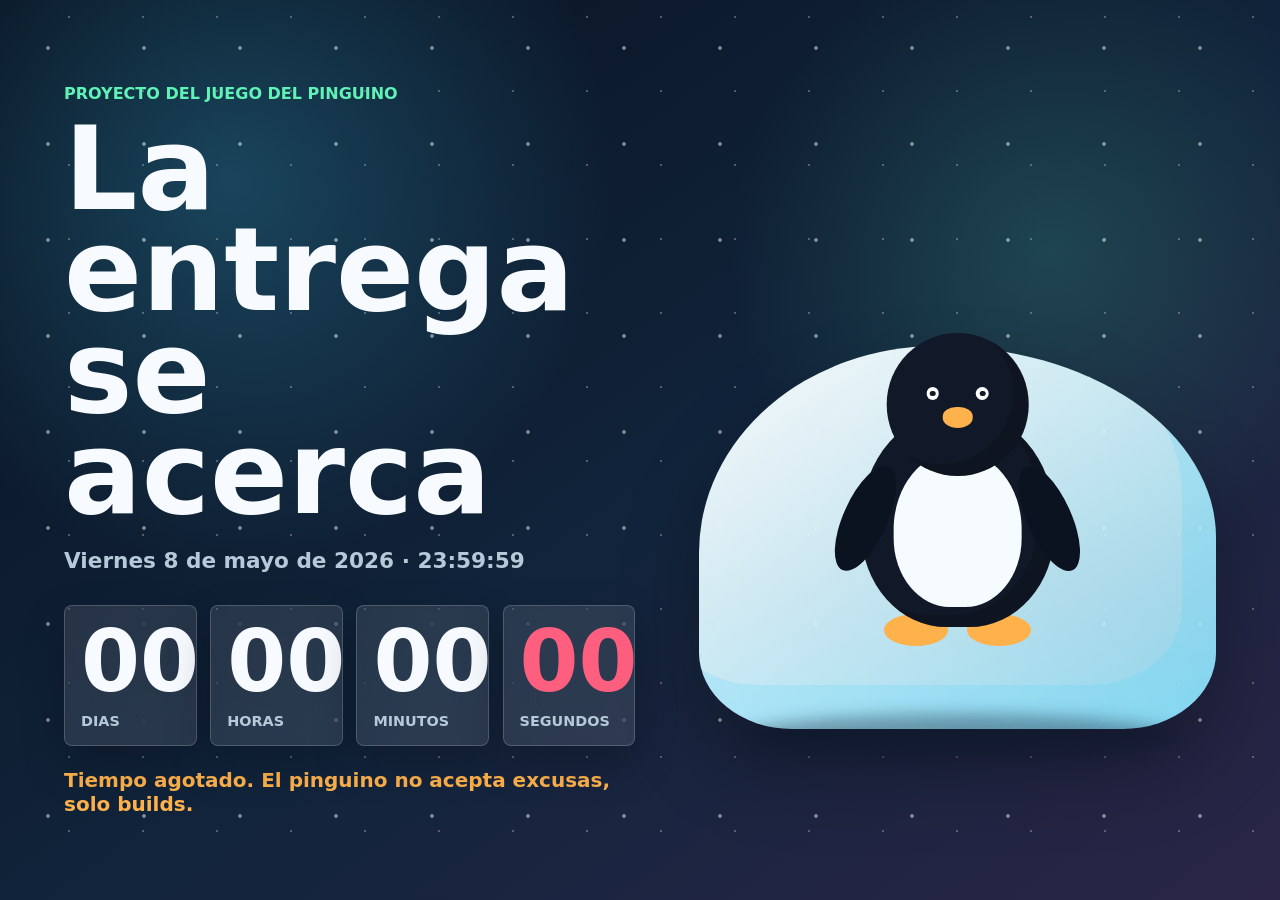
<file: index.html>
<!doctype html>
<html lang="es">
  <head>
    <meta charset="UTF-8" />
    <meta name="viewport" content="width=device-width, initial-scale=1.0" />
    <title>Cuenta atras - Juego del Pinguino</title>
    <link rel="stylesheet" href="styles.css" />
  </head>
  <body>
    <main class="countdown-page">
      <section class="hero" aria-labelledby="page-title">
        <div class="snow" aria-hidden="true"></div>

        <div class="content">
          <p class="kicker">Proyecto del juego del pinguino</p>
          <h1 id="page-title">La entrega se acerca</h1>
          <p class="deadline">
            Viernes 8 de mayo de 2026 · 23:59:59
          </p>

          <div class="timer" role="timer" aria-live="polite">
            <div class="time-box">
              <strong id="days">00</strong>
              <span>Dias</span>
            </div>
            <div class="time-box">
              <strong id="hours">00</strong>
              <span>Horas</span>
            </div>
            <div class="time-box">
              <strong id="minutes">00</strong>
              <span>Minutos</span>
            </div>
            <div class="time-box urgent">
              <strong id="seconds">00</strong>
              <span>Segundos</span>
            </div>
          </div>

          <p id="message" class="message">
            El pinguino ya esta mirando el reloj.
          </p>
        </div>

        <div class="penguin-scene" aria-hidden="true">
          <div class="iceberg">
            <div class="penguin">
              <div class="head">
                <span class="eye left"></span>
                <span class="eye right"></span>
                <span class="beak"></span>
              </div>
              <div class="body">
                <span class="belly"></span>
                <span class="flipper left"></span>
                <span class="flipper right"></span>
              </div>
              <span class="foot left"></span>
              <span class="foot right"></span>
            </div>
          </div>
        </div>
      </section>
    </main>

    <script src="script.js"></script>
  </body>
</html>
</file>
<file: styles.css>
:root {
  color-scheme: dark;
  --bg: #08111f;
  --panel: rgba(255, 255, 255, 0.1);
  --panel-strong: rgba(255, 255, 255, 0.18);
  --text: #f7fbff;
  --muted: #b6c9d8;
  --cyan: #45d4ff;
  --mint: #61f2b8;
  --orange: #ffb24c;
  --danger: #ff5f7e;
}

* {
  box-sizing: border-box;
}

body {
  margin: 0;
  min-height: 100vh;
  font-family: Inter, system-ui, -apple-system, BlinkMacSystemFont, "Segoe UI", sans-serif;
  background:
    radial-gradient(circle at 18% 20%, rgba(69, 212, 255, 0.24), transparent 24rem),
    radial-gradient(circle at 82% 28%, rgba(97, 242, 184, 0.16), transparent 20rem),
    linear-gradient(145deg, #08111f 0%, #11243b 54%, #2a2547 100%);
  color: var(--text);
  overflow-x: hidden;
}

.countdown-page {
  min-height: 100vh;
}

.hero {
  position: relative;
  display: grid;
  grid-template-columns: minmax(0, 1.05fr) minmax(280px, 0.95fr);
  align-items: center;
  gap: clamp(2rem, 5vw, 5rem);
  min-height: 100vh;
  padding: clamp(2rem, 5vw, 5rem);
  isolation: isolate;
}

.snow {
  position: absolute;
  inset: 0;
  z-index: -1;
  opacity: 0.5;
  background-image:
    radial-gradient(circle, rgba(255, 255, 255, 0.9) 0 2px, transparent 2px),
    radial-gradient(circle, rgba(255, 255, 255, 0.55) 0 1px, transparent 1px);
  background-position: 0 0, 32px 54px;
  background-size: 96px 96px, 74px 74px;
  animation: snowfall 16s linear infinite;
}

.content {
  max-width: 780px;
}

.kicker {
  margin: 0 0 1rem;
  color: var(--mint);
  font-size: clamp(0.9rem, 1.8vw, 1rem);
  font-weight: 900;
  letter-spacing: 0;
  text-transform: uppercase;
}

h1 {
  max-width: 11ch;
  margin: 0;
  font-size: clamp(3.5rem, 9vw, 8.5rem);
  line-height: 0.88;
  letter-spacing: 0;
}

.deadline {
  margin: 1.5rem 0 2rem;
  color: var(--muted);
  font-size: clamp(1rem, 2vw, 1.35rem);
  font-weight: 700;
}

.timer {
  display: grid;
  grid-template-columns: repeat(4, minmax(7rem, 1fr));
  gap: 0.85rem;
  max-width: 680px;
}

.time-box {
  min-height: 8.7rem;
  padding: 1rem;
  border: 1px solid rgba(255, 255, 255, 0.18);
  border-radius: 8px;
  background: var(--panel);
  box-shadow: 0 18px 44px rgba(0, 0, 0, 0.24);
  backdrop-filter: blur(18px);
}

.time-box strong {
  display: block;
  font-size: clamp(2.6rem, 7vw, 5.3rem);
  line-height: 0.95;
  letter-spacing: 0;
}

.time-box span {
  display: block;
  margin-top: 0.6rem;
  color: var(--muted);
  font-size: 0.9rem;
  font-weight: 900;
  text-transform: uppercase;
}

.time-box.urgent strong {
  color: var(--danger);
}

.message {
  min-height: 2rem;
  margin: 1.4rem 0 0;
  color: var(--orange);
  font-size: clamp(1rem, 2vw, 1.25rem);
  font-weight: 900;
}

.penguin-scene {
  display: grid;
  place-items: end center;
  min-height: min(62vh, 620px);
}

.iceberg {
  position: relative;
  width: min(100%, 520px);
  aspect-ratio: 1.35;
  border-radius: 46% 54% 18% 18% / 54% 50% 20% 20%;
  background:
    linear-gradient(145deg, rgba(255, 255, 255, 0.98), rgba(160, 234, 255, 0.86)),
    linear-gradient(180deg, transparent 65%, rgba(69, 212, 255, 0.35));
  box-shadow: inset -34px -44px 0 rgba(69, 212, 255, 0.18), 0 40px 80px rgba(0, 0, 0, 0.28);
}

.iceberg::after {
  content: "";
  position: absolute;
  left: 8%;
  right: 8%;
  bottom: -8%;
  height: 12%;
  border-radius: 50%;
  background: rgba(11, 24, 42, 0.36);
  filter: blur(8px);
}

.penguin {
  position: absolute;
  left: 50%;
  bottom: 20%;
  width: min(48%, 230px);
  aspect-ratio: 0.72;
  transform: translateX(-50%);
  animation: wobble 1.9s ease-in-out infinite;
}

.head,
.body {
  position: absolute;
  left: 50%;
  transform: translateX(-50%);
  background: #111827;
  box-shadow: inset -16px -12px 0 rgba(0, 0, 0, 0.18);
}

.head {
  top: 0;
  width: 62%;
  aspect-ratio: 1;
  border-radius: 50%;
  z-index: 2;
}

.body {
  bottom: 8%;
  width: 84%;
  height: 68%;
  border-radius: 50% 50% 44% 44%;
}

.belly {
  position: absolute;
  left: 50%;
  bottom: 9%;
  width: 66%;
  height: 72%;
  transform: translateX(-50%);
  border-radius: 50% 50% 44% 44%;
  background: #f6fbff;
}

.eye {
  position: absolute;
  top: 38%;
  width: 9%;
  aspect-ratio: 1;
  border-radius: 50%;
  background: white;
}

.eye::after {
  content: "";
  position: absolute;
  inset: 28%;
  border-radius: 50%;
  background: #111827;
}

.eye.left {
  left: 28%;
}

.eye.right {
  right: 28%;
}

.beak {
  position: absolute;
  left: 50%;
  top: 52%;
  width: 21%;
  aspect-ratio: 1.45;
  transform: translateX(-50%);
  border-radius: 50% 50% 56% 56%;
  background: var(--orange);
}

.flipper {
  position: absolute;
  top: 24%;
  width: 23%;
  height: 52%;
  border-radius: 50%;
  background: #0b1220;
}

.flipper.left {
  left: -9%;
  transform: rotate(24deg);
}

.flipper.right {
  right: -9%;
  transform: rotate(-24deg);
}

.foot {
  position: absolute;
  bottom: 2%;
  width: 28%;
  height: 10%;
  border-radius: 50%;
  background: var(--orange);
  z-index: -1;
}

.foot.left {
  left: 18%;
}

.foot.right {
  right: 18%;
}

@keyframes snowfall {
  to {
    background-position: 96px 192px, 106px 180px;
  }
}

@keyframes wobble {
  0%,
  100% {
    transform: translateX(-50%) rotate(-2deg);
  }

  50% {
    transform: translateX(-50%) rotate(2deg);
  }
}

@media (max-width: 900px) {
  .hero {
    grid-template-columns: 1fr;
    align-content: start;
    min-height: 100svh;
  }

  h1 {
    max-width: 9ch;
  }

  .penguin-scene {
    min-height: 280px;
    place-items: center;
  }

  .iceberg {
    width: min(82vw, 380px);
  }
}

@media (max-width: 620px) {
  .hero {
    padding: 1.25rem;
  }

  .timer {
    grid-template-columns: repeat(2, minmax(0, 1fr));
  }

  .time-box {
    min-height: 7rem;
  }
}
</file>
